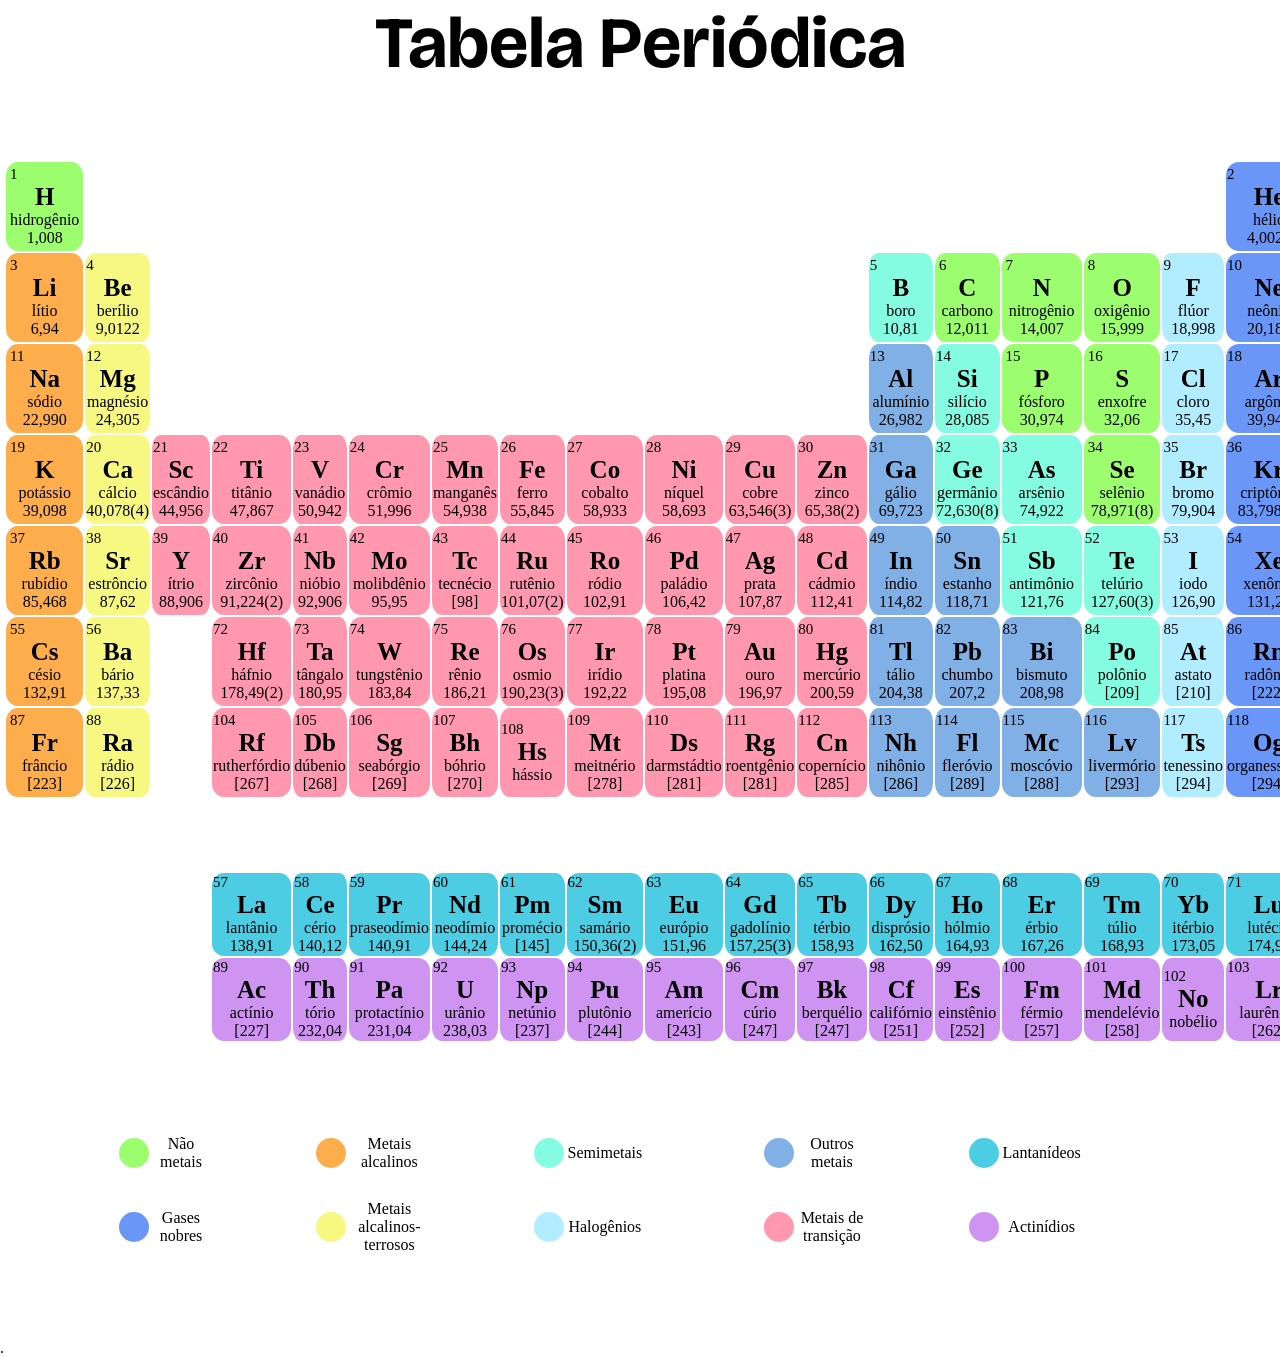
<file: index.html>
<!DOCTYPE html>
<html lang="en">
<head>
    <meta charset="UTF-8">
    <meta name="viewport" content="width=device-width, initial-scale=1.0">
    <title>Tabela Periodica</title>
    <link rel="stylesheet" href="tabela.css">
    <link rel="preconnect" href="https://fonts.googleapis.com">
<link rel="preconnect" href="https://fonts.gstatic.com" crossorigin>
<link href="https://fonts.googleapis.com/css2?family=Bricolage+Grotesque:opsz,wght@12..96,200..800&display=swap" rel="stylesheet">
</head>
<body>
    <table>
       <h1>Tabela Periódica</h1>
        <tr id="">
            <td class="">
                <div></div>
                <h2></h2>
                <br>
            </td>
            <td class="">
                <div></div>
                <h2></h2>
                <br>
            </td>
            <td class="">
                <div></div>
                <h2></h2>
                <br>
            </td>
            <td class="">
                <div></div>
                <h2></h2>
                <br>
            </td>
            <td class="">
                <div></div>
                <h2></h2>
                <br>
            </td>
            <td class="">
                <div></div>
                <h2></h2>
                <br>
            </td>
            <td class="">
                <div></div>
                <h2></h2>
                <br>
            </td>
            <td class="">
                <div></div>
                <h2></h2>
                <br>
            </td>
            <td class="">
                <div></div>
                <h2></h2>
                <br>
            </td>
            <td class="">
                <div></div>
                <h2></h2>
                <br>
            </td>
            <td class="">
                <div></div>
                <h2></h2>
                <br>
            </td>
            <td class="">
                <div></div>
                <h2></h2>
                <br>
            </td>
            <td class="">
                <div></div>
                <h2></h2>
                <br>
            </td>
            <td class="">
                <div></div>
                <h2></h2>
                <br>
            </td>
            <td class="">
                <div></div>
                <h2></h2>
                <br>
            </td>
            <td class="">
                <div></div>
                <h2></h2>
                <br>
            </td>
            <td class="">
                <div></div>
                <h2></h2>
                <br>
            </td>
            <td class="">
                <div></div>
                <h2></h2>
                <br>
            </td>
            <td class="">
                <div></div>
                <h2></h2>
                <br>
            </td>
            <td class="">
                <div></div>
                <h2></h2>
                <br>
            </td>
        </tr>
        <tr id="">
            <td class="">
                <div></div>
                <h2></h2>
                <br>
            </td>
            <td class="naometais">
                <div>1</div>
                <h2>H</h2>
                hidrogênio
                <br>
                1,008
            </td>
            <td class="">
                <div></div>
                <h2></h2>
                <br>
            </td>
            <td class="">
                <div></div>
                <h2></h2>
                <br>
            </td>
            <td class="">
                <div></div>
                <h2></h2>
                <br>
            </td>
            <td class="">
                <div></div>
                <h2></h2>
                <br>
            </td>
            <td class="">
                <div></div>
                <h2></h2>
                <br>
            </td>
            <td class="">
                <div></div>
                <h2></h2>
                <br>
            </td>
            <td class="">
                <div></div>
                <h2></h2>
                <br>
            </td>
            <td class="">
                <div></div>
                <h2></h2>
                <br>
            </td>
            <td class="">
                <div></div>
                <h2></h2>
                <br>
            </td>
            <td class="">
                <div></div>
                <h2></h2>
                <br>
            </td>
            <td class="">
                <div></div>
                <h2></h2>
                <br>
            </td>
            <td class="">
                <div></div>
                <h2></h2>
                <br>
            </td>
            <td class="">
                <div></div>
                <h2></h2>
                <br>
            </td>
            <td class="">
                <div></div>
                <h2></h2>
                <br>
            </td>
            <td class="">
                <div></div>
                <h2></h2>
                <br>
            </td>
            <td class="">
                <div></div>
                <h2></h2>
                <br>
            </td>
            <td class="gasesnobres">
                <div>2</div>
                <h2>He</h2>
                hélio
                <br>
                4,0026
            </td>
            <td class="">
                <div></div>
                <h2></h2>
                <br>
            </td>
        </tr>
        <tr id="">
            <td class="">
                <div></div>
                <h2></h2>
                <br>
            </td>
            <td class="metaisalcalinos">
                <div>3</div>
                <h2>Li</h2>
                lítio
                <br>
                6,94
            </td>
            <td class="metaisterrosos">
                <div>4</div>
                <h2>Be</h2>
                berílio
                <br>
                9,0122
            </td>
            <td class="">
                <div></div>
                <h2></h2>
                <br>
            </td>
            <td class="">
                <div></div>
                <h2></h2>
                <br>
            </td>
            <td class="">
                <div></div>
                <h2></h2>
                <br>
            </td>
            <td class="">
                <div></div>
                <h2></h2>
                <br>
            </td>
            <td class="">
                <div></div>
                <h2></h2>
                <br>
            </td>
            <td class="">
                <div></div>
                <h2></h2>
                <br>
            </td>
            <td class="">
                <div></div>
                <h2></h2>
                <br>
            </td>
            <td class="">
                <div></div>
                <h2></h2>
                <br>
            </td>
            <td class="">
                <div></div>
                <h2></h2>
                <br>
            </td>
            <td class="">
                <div></div>
                <h2></h2>
                <br>
            </td>
            <td class="semimetais">
                <div>5</div>
                <h2>B</h2>
                boro
                <br>
                10,81
            </td>
            <td class="naometais">
                <div>6</div>
                <h2>C</h2>
                carbono
                <br>
                12,011
            </td>
            <td class="naometais">
                <div>7</div>
                <h2>N</h2>
                nitrogênio
                <br>
                14,007
            </td>
            <td class="naometais">
                <div>8</div>
                <h2>O</h2>
                oxigênio
                <br>
                15,999
            </td>
            <td class="halogenios">
                <div>9</div>
                <h2>F</h2>
                flúor
                <br>
                18,998
            </td>
            <td class="gasesnobres">
                <div>10</div>
                <h2>Ne</h2>
                neônio
                <br>
                20,180
            </td>
            <td class="">
                <div></div>
                <h2></h2>
                <br>
            </td>
        </tr>
        <tr id="">
            <td class="">
                <div></div>
                <h2></h2>
                <br>
            </td>
            <td class="metaisalcalinos">
                <div>11</div>
                <h2>Na</h2>
                sódio
                <br>
                22,990
            </td>
            <td class="metaisterrosos">
                <div>12</div>
                <h2>Mg</h2>
                magnésio
                <br>
                24,305
            </td>
            <td class="">
                <div></div>
                <h2></h2>
                <br>
            </td>
            <td class="">
                <div></div>
                <h2></h2>
                <br>
            </td>
            <td class="">
                <div></div>
                <h2></h2>
                <br>
            </td>
            <td class="">
                <div></div>
                <h2></h2>
                <br>
            </td>
            <td class="">
                <div></div>
                <h2></h2>
                <br>
            </td>
            <td class="">
                <div></div>
                <h2></h2>
                <br>
            </td>
            <td class="">
                <div></div>
                <h2></h2>
                <br>
            </td>
            <td class="">
                <div></div>
                <h2></h2>
                <br>
            </td>
            <td class="">
                <div></div>
                <h2></h2>
                <br>
            </td>
            <td class="">
                <div></div>
                <h2></h2>
                <br>
            </td>
            <td class="outrosmetais">
                <div>13</div>
                <h2>Al</h2>
                alumínio
                <br>
                26,982
            </td>
            <td class="semimetais">
                <div>14</div>
                <h2>Si</h2>
                silício
                <br>
                28,085
            </td>
            <td class="naometais">
                <div>15</div>
                <h2>P</h2>
                fósforo
                <br>
                30,974
            </td>
            <td class="naometais">
                <div>16</div>
                <h2>S</h2>
                enxofre
                <br>
                32,06
            </td>
            <td class="halogenios">
                <div>17</div>
                <h2>Cl</h2>
                cloro
                <br>
                35,45
            </td>
            <td class="gasesnobres">
                <div>18</div>
                <h2>Ar</h2>
                argônio
                <br>
                39,948
            </td>
            <td class="">
                <div></div>
                <h2></h2>
                <br>
            </td>
        </tr>
        <tr id="">
            <td class="">
                <div></div>
                <h2></h2>
                <br>
            </td>
            <td class="metaisalcalinos">
                <div>19</div>
                <h2>K</h2>
                potássio
                <br>
                39,098
            </td>
            <td class="metaisterrosos">
                <div>20</div>
                <h2>Ca</h2>
                cálcio
                <br>
                40,078(4)
            </td>
            <td class="metaistransição">
                <div>21</div>
                <h2>Sc</h2>
                escândio
                <br>
                44,956
            </td>
            <td class="metaistransição">
                <div>22</div>
                <h2>Ti</h2>
                titânio
                <br>
                47,867
            </td>
            <td class="metaistransição">
                <div>23</div>
                <h2>V</h2>
                vanádio
                <br>
                50,942
            </td>
            <td class="metaistransição">
                <div>24</div>
                <h2>Cr</h2>
                crômio
                <br>
                51,996
            </td>
            <td class="metaistransição">
                <div>25</div>
                <h2>Mn</h2>
                manganês
                <br>
                54,938
            </td>
            <td class="metaistransição">
                <div>26</div>
                <h2>Fe</h2>
                ferro
                <br>
                55,845
            </td>
            <td class="metaistransição">
                <div>27</div>
                <h2>Co</h2>
                cobalto
                <br>
                58,933
            </td>
            <td class="metaistransição">
                <div>28</div>
                <h2>Ni</h2>
                níquel
                <br>
                58,693
            </td>
            <td class="metaistransição">
                <div>29</div>
                <h2>Cu</h2>
                cobre
                <br>
                63,546(3)
            </td>
            <td class="metaistransição">
                <div>30</div>
                <h2>Zn</h2>
                zinco
                <br>
                65,38(2)
            </td>
            <td class="outrosmetais">
                <div>31</div>
                <h2>Ga</h2>
                gálio
                <br>
                69,723
            </td>
            <td class="semimetais">
                <div>32</div>
                <h2>Ge</h2>
                germânio
                <br>
                72,630(8)
            </td>
            <td class="semimetais">
                <div>33</div>
                <h2>As</h2>
                arsênio
                <br>
                74,922
            </td>
            <td class="naometais">
                <div>34</div>
                <h2>Se</h2>
                selênio
                <br>
                78,971(8)
            </td>
            <td class="halogenios">
                <div>35</div>
                <h2>Br</h2>
                bromo
                <br>
                79,904
            </td>
            <td class="gasesnobres">
                <div>36</div>
                <h2>Kr</h2>
                criptônio
                <br>
                83,798(2)
            </td>
            <td class="">
                <div></div>
                <h2></h2>
                <br>
            </td>
        </tr>
        <tr id="">
            <td class="">
                <div></div>
                <h2></h2>
                <br>
            </td>
            <td class="metaisalcalinos">
                <div>37</div>
                <h2>Rb</h2>
                rubídio
                <br>
                85,468
            </td>
            <td class="metaisterrosos">
                <div>38</div>
                <h2>Sr</h2>
                estrôncio
                <br>
                87,62
            </td>
            <td class="metaistransição">
                <div>39</div>
                <h2>Y</h2>
                ítrio
                <br>
                88,906
            </td>
            <td class="metaistransição">
                <div>40</div>
                <h2>Zr</h2>
                zircônio
                <br>
                91,224(2)
            </td>
            <td class="metaistransição">
                <div>41</div>
                <h2>Nb</h2>
                nióbio
                <br>
                92,906
            </td>
            <td class="metaistransição">
                <div>42</div>
                <h2>Mo</h2>
                molibdênio
                <br>
                95,95
            </td>
            <td class="metaistransição">
                <div>43</div>
                <h2>Tc</h2>
                tecnécio
                <br>
                [98]
            </td>
            <td class="metaistransição">
                <div>44</div>
                <h2>Ru</h2>
                rutênio
                <br>
                101,07(2)
            </td>
            <td class="metaistransição">
                <div>45</div>
                <h2>Ro</h2>
                ródio
                <br>
                102,91
            </td>
            <td class="metaistransição">
                <div>46</div>
                <h2>Pd</h2>
                paládio
                <br>
                106,42
            </td>
            <td class="metaistransição">
                <div>47</div>
                <h2>Ag</h2>
                prata
                <br>
                107,87
            </td>
            <td class="metaistransição">
                <div>48</div>
                <h2>Cd</h2>
                cádmio
                <br>
                112,41
            </td>
            <td class="outrosmetais">
                <div>49</div>
                <h2>In</h2>
                índio
                <br>
                114,82
            </td>
            <td class="outrosmetais">
                <div>50</div>
                <h2>Sn</h2>
                estanho
                <br>
                118,71
            </td>
            <td class="semimetais">
                <div>51</div>
                <h2>Sb</h2>
                antimônio
                <br>
                121,76
            </td>
            <td class="semimetais">
                <div>52</div>
                <h2>Te</h2>
                telúrio
                <br>
                127,60(3)
            </td>
            <td class="halogenios">
                <div>53</div>
                <h2>I</h2>
                iodo
                <br>
                126,90
            </td>
            <td class="gasesnobres">
                <div>54</div>
                <h2>Xe</h2>
                xenônio
                <br>
                131,29
            </td>
            <td class="">
                <div></div>
                <h2></h2>
                <br>
            </td>
        </tr>
        <tr id="">
            <td class="">
                <div></div>
                <h2></h2>
                <br>
            </td>
            <td class="metaisalcalinos">
                <div>55</div>
                <h2>Cs</h2>
                césio
                <br>
                132,91
            </td>
            <td class="metaisterrosos">
                <div>56</div>
                <h2>Ba</h2>
                bário
                <br>
                137,33
            </td>
            <td class="">
                <div></div>
                <h2></h2>
                <br>
            </td>
            <td class="metaistransição">
                <div>72</div>
                <h2>Hf</h2>
                háfnio
                <br>
                178,49(2)
            </td>
            <td class="metaistransição">
                <div>73</div>
                <h2>Ta</h2>
                tângalo
                <br>
                180,95
            </td>
            <td class="metaistransição">
                <div>74</div>
                <h2>W</h2>
                tungstênio
                <br>
                183,84
            </td>
            <td class="metaistransição">
                <div>75</div>
                <h2>Re</h2>
                rênio
                <br>
                186,21
            </td>
            <td class="metaistransição">
                <div>76</div>
                <h2>Os</h2>
                osmio
                <br>
                190,23(3)
            </td>
            <td class="metaistransição">
                <div>77</div>
                <h2>Ir</h2>
                irídio
                <br>
                192,22
            </td>
            <td class="metaistransição">
                <div>78</div>
                <h2>Pt</h2>
                platina
                <br>
                195,08
            </td>
            <td class="metaistransição">
                <div>79</div>
                <h2>Au</h2>
                ouro
                <br>
                196,97
            </td>
            <td class="metaistransição">
                <div>80</div>
                <h2>Hg</h2>
                mercúrio
                <br>
                200,59
            </td>
            <td class="outrosmetais">
                <div>81</div>
                <h2>Tl</h2>
                tálio
                <br>
                204,38
            </td>
            <td class="outrosmetais">
                <div>82</div>
                <h2>Pb</h2>
                chumbo
                <br>
                207,2
            </td>
            <td class="outrosmetais">
                <div>83</div>
                <h2>Bi</h2>
                bismuto
                <br>
                208,98
            </td>
            <td class="semimetais">
                <div>84</div>
                <h2>Po</h2>
                polônio
                <br>
                [209]
            </td>
            <td class="halogenios">
                <div>85</div>
                <h2>At</h2>
                astato
                <br>
                [210]
            </td>
            <td class="gasesnobres">
                <div>86</div>
                <h2>Rn</h2>
                radônio
                <br>
                [222]
            </td>
            <td class="">
                <div></div>
                <h2></h2>
                <br>
            </td>
        </tr>
        <tr id="">
            <td class="">
                <div></div>
                <h2></h2>
                <br>
            </td>
            <td class="metaisalcalinos">
                <div>87</div>
                <h2>Fr</h2>
                frâncio
                <br>
                [223]
            </td>
            <td class="metaisterrosos">
                <div>88</div>
                <h2>Ra</h2>
                rádio
                <br>
                [226]
            </td>
            <td class="">
                <div></div>
                <h2></h2>
                <br>
            </td>
            <td class="metaistransição">
                <div>104</div>
                <h2>Rf</h2>
                rutherfórdio
                <br>
                [267]
            </td>
            <td class="metaistransição">
                <div>105</div>
                <h2>Db</h2>
                dúbenio
                <br>
                [268]
            </td>
            <td class="metaistransição">
                <div>106</div>
                <h2>Sg</h2>
                seabórgio
                <br>
                [269]
            </td>
            <td class="metaistransição">
                <div>107</div>
                <h2>Bh</h2>
                bóhrio
                <br>
                [270]
            </td>
            <td class="metaistransição">
                <div>108</div>
                <h2>Hs</h2>
                hássio
                <br>
            </td>
            <td class="metaistransição">
                <div>109</div>
                <h2>Mt</h2>
                meitnério
                <br>
                [278]
            </td>
            <td class="metaistransição">
                <div>110</div>
                <h2>Ds</h2>
                darmstádtio
                <br>
                [281]
            </td>
            <td class="metaistransição">
                <div>111</div>
                <h2>Rg</h2>
                roentgênio
                <br>
                [281]
            </td>
            <td class="metaistransição">
                <div>112</div>
                <h2>Cn</h2>
                copernício
                <br>
                [285]
            </td>
            <td class="outrosmetais">
                <div>113</div>
                <h2>Nh</h2>
                nihônio
                <br>
                [286]
            </td>
            <td class="outrosmetais">
                <div>114</div>
                <h2>Fl</h2>
                fleróvio
                <br>
                [289]
            </td>
            <td class="outrosmetais">
                <div>115</div>
                <h2>Mc</h2>
                moscóvio
                <br>
                [288]
            </td>
            <td class="outrosmetais">
                <div>116</div>
                <h2>Lv</h2>
                livermório
                <br>
                [293]
            </td>
            <td class="halogenios">
                <div>117</div>
                <h2>Ts</h2>
                tenessino
                <br>
                [294]
            </td>
            <td class="gasesnobres">
                <div>118</div>
                <h2>Og</h2>
                organessônio
                <br>
                [294]
            </td>
            <td class="">
                <div></div>
                <h2></h2>
                <br>
            </td>
        <tr id="">
            <td class="">
                <div></div>
                <h2></h2>
                <br>
            </td>
            <td class="">
                <div></div>
                <h2></h2>
                <br>
            </td>
            <td class="">
                <div></div>
                <h2></h2>
                <br>
            </td>
            <td class="">
                <div></div>
                <h2></h2>
                <br>
            </td>
            <td class="">
                <div></div>
                <h2></h2>
                <br>
            </td>
            <td class="">
                <div></div>
                <h2></h2>
                <br>
            </td>
            <td class="">
                <div></div>
                <h2></h2>
                <br>
            </td>
            <td class="">
                <div></div>
                <h2></h2>
                <br>
            </td>
            <td class="">
                <div></div>
                <h2></h2>
                <br>
            </td>
            <td class="">
                <div></div>
                <h2></h2>
                <br>
            </td>
            <td class="">
                <div></div>
                <h2></h2>
                <br>
            </td>
            <td class="">
                <div></div>
                <h2></h2>
                <br>
            </td>
            <td class="">
                <div></div>
                <h2></h2>
                <br>
            </td>
            <td class="">
                <div></div>
                <h2></h2>
                <br>
            </td>
            <td class="">
                <div></div>
                <h2></h2>
                <br>
            </td>
            <td class="">
                <div></div>
                <h2></h2>
                <br>
            </td>
            <td class="">
                <div></div>
                <h2></h2>
                <br>
            </td>
            <td class="">
                <div></div>
                <h2></h2>
                <br>
            </td>
            <td class="">
                <div></div>
                <h2></h2>
                <br>
            </td>
            <td class="">
                <div></div>
                <h2></h2>
                <br>
            </td>
        </tr>
        <tr id="">
            <td class="">
                <div></div>
                <h2></h2>
                <br>
            </td>
            <td class="">
                <div></div>
                <h2></h2>
                <br>
            </td>
            <td class="">
                <div></div>
                <h2></h2>
                <br>
            </td>
            <td class="">
                <div></div>
                <h2></h2>
                <br>
            </td>
            <td class="lantanideos">
                <div>57</div>
                <h2>La</h2>
                lantânio
                <br>
                138,91
            </td>
            <td class="lantanideos">
                <div>58</div>
                <h2>Ce</h2>
                cério
                <br>
                140,12
            </td>
            <td class="lantanideos">
                <div>59</div>
                <h2>Pr</h2>
                praseodímio
                <br>
                140,91
            </td>
            <td class="lantanideos">
                <div>60</div>
                <h2>Nd</h2>
                neodímio
                <br>
                144,24
            </td>
            <td class="lantanideos">
                <div>61</div>
                <h2>Pm</h2>
                promécio
                <br>
                [145]
            </td>
            <td class="lantanideos">
                <div>62</div>
                <h2>Sm</h2>
                samário
                <br>
                150,36(2)
            </td>
            <td class="lantanideos">
                <div>63</div>
                <h2>Eu</h2>
                európio
                <br>
                151,96
            </td>
            <td class="lantanideos">
                <div>64</div>
                <h2>Gd</h2>
                gadolínio
                <br>
                157,25(3)
            </td>
            <td class="lantanideos">
                <div>65</div>
                <h2>Tb</h2>
                térbio
                <br>
                158,93
            </td>
            <td class="lantanideos">
                <div>66</div>
                <h2>Dy</h2>
                disprósio
                <br>
                162,50
            </td>
            <td class="lantanideos">
                <div>67</div>
                <h2>Ho</h2>
                hólmio
                <br>
                164,93
            </td>
            <td class="lantanideos">
                <div>68</div>
                <h2>Er</h2>
                érbio
                <br>
                167,26
            </td>
            <td class="lantanideos">
                <div>69</div>
                <h2>Tm</h2>
                túlio
                <br>
                168,93
            </td>
            <td class="lantanideos">
                <div>70</div>
                <h2>Yb</h2>
                itérbio
                <br>
                173,05
            </td>
            <td class="lantanideos">
                <div>71</div>
                <h2>Lu</h2>
                lutécio
                <br>
                174,97
            </td>
            <td class="">
                <div></div>
                <h2></h2>
                <br>
            </td>
        </tr>
        <tr id="">
            <td class="">
                <div></div>
                <h2></h2>
                <br>
            </td>
            <td class="">
                <div></div>
                <h2></h2>
                <br>
            </td>
            <td class="">
                <div></div>
                <h2></h2>
                <br>
            </td>
            <td class="">
                <div></div>
                <h2></h2>
                <br>
            </td>
            <td class="ctinidios">
                <div>89</div>
                <h2>Ac</h2>
                actínio
                <br>
                [227]
            </td>
            <td class="ctinidios">
                <div>90</div>
                <h2>Th</h2>
                tório
                <br>
                232,04
            </td>
            <td class="ctinidios">
                <div>91</div>
                <h2>Pa</h2>
                protactínio
                <br>
                231,04
            </td>
            <td class="ctinidios">
                <div>92</div>
                <h2>U</h2>
                urânio
                <br>
                238,03
            </td>
            <td class="ctinidios">
                <div>93</div>
                <h2>Np</h2>
                netúnio
                <br>
                [237]
            </td>
            <td class="ctinidios">
                <div>94</div>
                <h2>Pu</h2>
                plutônio
                <br>
                [244]
            </td>
            <td class="ctinidios">
                <div>95</div>
                <h2>Am</h2>
                amerício
                <br>
                [243]
            </td>
            <td class="ctinidios">
                <div>96</div>
                <h2>Cm</h2>
                cúrio
                <br>
                [247]
            </td>
            <td class="ctinidios">
                <div>97</div>
                <h2>Bk</h2>
                berquélio
                <br>
                [247]
            </td>
            <td class="ctinidios">
                <div>98</div>
                <h2>Cf</h2>
                califórnio
                <br>
                [251]
            </td>
            <td class="ctinidios">
                <div>99</div>
                <h2>Es</h2>
                einstênio
                <br>
                [252]
            </td>
            <td class="ctinidios">
                <div>100</div>
                <h2>Fm</h2>
                férmio
                <br>
                [257]
            </td>
            <td class="ctinidios">
                <div>101</div>
                <h2>Md</h2>
                mendelévio
                <br>
                [258]
            </td>
            <td class="ctinidios">
                <div>102</div>
                <h2>No</h2>
                nobélio
                <br>
            </td>
            <td class="ctinidios">
                <div>103</div>
                <h2>Lr</h2>
                laurêncio
                <br>
                [262]
            </td>
            <td class="">
                <div></div>
                <h2></h2>
                <br>
            </td>
        </tr>
        <tr id="">
            <td class="">
                <div></div>
                <h2></h2>
                <br>
            </td>
            <td class="">
                <div></div>
                <h2></h2>
                <br>
            </td>
            <td class="">
                <div></div>
                <h2></h2>
                <br>
            </td>
            <td class="">
                <div></div>
                <h2></h2>
                <br>
            </td>
            <td class="">
                <div></div>
                <h2></h2>
                <br>
            </td>
            <td class="">
                <div></div>
                <h2></h2>
                <br>
            </td>
            <td class="">
                <div></div>
                <h2></h2>
                <br>
            </td>
            <td class="">
                <div></div>
                <h2></h2>
                <br>
            </td>
            <td class="">
                <div></div>
                <h2></h2>
                <br>
            </td>
            <td class="">
                <div></div>
                <h2></h2>
                <br>
            </td>
            <td class="">
                <div></div>
                <h2></h2>
                <br>
            </td>
            <td class="">
                <div></div>
                <h2></h2>
                <br>
            </td>
            <td class="">
                <div></div>
                <h2></h2>
                <br>
            </td>
            <td class="">
                <div></div>
                <h2></h2>
                <br>
            </td>
            <td class="">
                <div></div>
                <h2></h2>
                <br>
            </td>
            <td class="">
                <div></div>
                <h2></h2>
                <br>
            </td>
            <td class="">
                <div></div>
                <h2></h2>
                <br>
            </td>
            <td class="">
                <div></div>
                <h2></h2>
                <br>
            </td>
            <td class="">
                <div></div>
                <h2></h2>
                <br>
            </td>
            <td class="">
                <div></div>
                <h2></h2>
                <br>
            </td>
        </tr>
        <tr id="">
            <td class="">
                <div></div>
                <h2></h2>
                <br>
            </td>
            <td class="">
                <div></div>
                <h2></h2>
                <br>
            </td>
            <td class="">
                <div class="redondo1"></div>
            </td>
            <td class="">
                Não metais
            </td>
            <td class="">
                <div></div>
                <h2></h2>
                <br>
            </td>
            <td class="">
                <div class="redondo2"></div>
            </td>
            <td class="">
                Metais alcalinos
            </td>
            <td class="">
                <div></div>
                <h2></h2>
                <br>
            </td>
            <td class="">
                <div class="redondo3"></div>  
            </td>
            <td class="">
            Semimetais
            </td>
            <td class="">
                <div></div>
                <h2></h2>
                <br>
            </td>
            <td class="">
                <div class="redondo4"></div>
             
            </td>
            <td class="">
            Outros metais
            </td>
            <td class="">
                <div></div>
                <h2></h2>
                <br>
            </td>
            <td class="">
                <div class="redondo5"></div>
            <td class="">
                Lantanídeos
            </td>
            <td class="">
                <div></div>
                <h2></h2>
                <br>
            </td>
            <td class="">
                <div></div>
                <h2></h2>
                <br>
            </td>
            <td class="">
                <div></div>
                <h2></h2>
                <br>
            </td>
            <td class="">
                <div></div>
                <h2></h2>
                <br>
            </td>
        </tr>
    </tr>
    <tr id="">
        <td class="">
            <div></div>
            <h2></h2>
            <br>
        </td>
        <td class="">
            <div></div>
            <h2></h2>
            <br>
        </td>
        <td class="">
            <div class="redondo6"></div>
        </td>
        <td class="">
         Gases nobres
        </td>
        <td class="">
            <div></div>
            <h2></h2>
            <br>
        </td>
        <td class="">
            <div class="redondo7"></div>
        </td>
        <td class="" >
        Metais alcalinos-terrosos
        </td>
        <td class="">
            <div></div>
            <h2></h2>
            <br>
        </td>
        <td class="">
            <div class="redondo8"></div>
        </td>
        <td class="">
        Halogênios
        </td>
        <td class="">
            <div></div>
            <h2></h2>
            <br>
        </td>
        <td class="">
            <div class="redondo9"></div>
        </td>
        <td class="">
         Metais de transição
        </td>
        <td class="">
            <div></div>
            <h2></h2>
            <br>
        </td>
        <td class="">
            <div class="redondo10"></div>
        </td>
        <td class="">
        Actinídios
        </td>
        <td class="">
            <div></div>
            <h2></h2>
            <br>
        </td>
        <td class="">
            <div></div>
            <h2></h2>
            <br>
        </td>
        <td class="">
            <div></div>
            <h2></h2>
            <br>
        </td>
        <td class="">
            <div></div>
            <h2></h2>
            <br>
        </td>
    </tr>
</tr>
<tr id="">
    <td class="">
        <div></div>
        <h2></h2>
        <br>
    </td>
    <td class="">
        <div></div>
        <h2></h2>
        <br>
    </td>
    <td class="">
        <div></div>
        <h2></h2>
        <br>
    </td>
    <td class="">
        <div></div>
        <h2></h2>
        <br>
    </td>
    <td class="">
        <div></div>
        <h2></h2>
        <br>
    </td>
    <td class="">
        <div></div>
        <h2></h2>
        <br>
    </td>
    <td class="">
        <div></div>
        <h2></h2>
        <br>
    </td>
    <td class="">
        <div></div>
        <h2></h2>
        <br>
    </td>
    <td class="">
        <div></div>
        <h2></h2>
        <br>
    </td>
    <td class="">
        <div></div>
        <h2></h2>
        <br>
    </td>
    <td class="">
        <div></div>
        <h2></h2>
        <br>
    </td>
    <td class="">
        <div></div>
        <h2></h2>
        <br>
    </td>
    <td class="">
        <div></div>
        <h2></h2>
        <br>
    </td>
    <td class="">
        <div></div>
        <h2></h2>
        <br>
    </td>
    <td class="">
        <div></div>
        <h2></h2>
        <br>
    </td>
    <td class="">
        <div></div>
        <h2></h2>
        <br>
    </td>
    <td class="">
        <div></div>
        <h2></h2>
        <br>
    </td>
    <td class="">
        <div></div>
        <h2></h2>
        <br>
    </td>
    <td class="">
        <div></div>
        <h2></h2>
        <br>
    </td>
    <td class="">
        <div></div>
        <h2></h2>
        <br>
    </td>
</tr>
    </table>
</body>
</html>.
</file>
<file: tabela.css>
*{ box-sizing: border-box;
    margin: 0;}
    
    table{ width:100%;
    height: 100vh;
    }
    
    td{ width: 4%;
    height: 8vh;
    text-align: center;

    }
    
    .border{border: solid;
    }
    
    div{ font-size: 15px;
         text-align: left;
    }
    
    h1{  font-size: 450%;
    text-align: center;
    font-family: "Bricolage Grotesque", sans-serif;}
    
    h2{ font-size: 25px;
        text-align: center;
    }
    
    .naometais{ 
        background-color: 
        #9cfd6f;
        border: solid;
        border-color:#9cfd6f;
        border-radius: 15%;}
    .metaisalcalinos{ 
        background-color: 
        #fdad4b;
        border: solid;
        border-color:#fdad4b;
        border-radius: 15%;} 
    .semimetais{ 
        background-color: 
        #85fce2;
        border-color:#85fce2;
        border-radius: 15%;} 
    .metaisterrosos{ 
        background-color:#f6f881;
        border-color:#f6f881;
        border-radius: 15%;}
    .metaistransição{
        background-color: #ff98ae;
        border-color: #ff98ae;
        border-radius: 15%;}
    .lantanideos{
        background-color: #4dcde4;
        border-color: #4dcde4;
        border-radius: 15%;}
    .ctinidios{
        background-color: #cf94f1;
        border-color: #cf94f1;
        border-radius: 15%;}
    .outrosmetais{
        background-color: #81b0e6;
        border-color: #81b0e6;
        border-radius: 15%;}
    .halogenios{
        background-color: #b1edff;
        border-color: #b1edff;
        border-radius: 15%;}
    .gasesnobres{
        background-color: #6996f7;
        border-color: #6996f7;
        border-radius: 15%;}
    

        .redondo1{
            width: 30px;
            height: 30px;
    
            background-color: #9cfd6f;
            border-radius: 100%;
    
            margin-left: auto;
        }
        .redondo2{
            width: 30px;
            height: 30px;
    
            background-color: #fdad4b;
            border-radius: 100%;
    
            margin-left: auto;
        }
        .redondo3{
            width: 30px;
            height: 30px;
    
            background-color: #85fce2;
            border-radius: 100%;
    
            margin-left: auto;
        }
        .redondo4{
            width: 30px;
            height: 30px;
    
            background-color: #81b0e6;
            border-radius: 100%;
    
            margin-left: auto;
        }
        .redondo5{
            width: 30px;
            height: 30px;
    
            background-color: #4dcde4;
            border-radius: 100%;
    
            margin-left: auto;
        }
        .redondo6{
            width: 30px;
            height: 30px;
    
            background-color: #6996f7;
            border-radius: 100%;
    
            margin-left: auto;
        }
        .redondo7{
            width: 30px;
            height: 30px;
    
            background-color: #f6f881;
            border-radius: 100%;
    
            margin-left: auto;
        }
        .redondo8{
            width: 30px;
            height: 30px;
    
            background-color: #b1edff;
            border-radius: 100%;
    
            margin-left: auto;
        }
        .redondo9{
            width: 30px;
            height: 30px;
    
            background-color: #ff98ae;
            border-radius: 100%;
    
            margin-left: auto;
        }
        .redondo10{
            width: 30px;
            height: 30px;
    
            background-color: #cf94f1;
            border-radius: 100%;
    
            margin-left: auto;
        }
</file>
